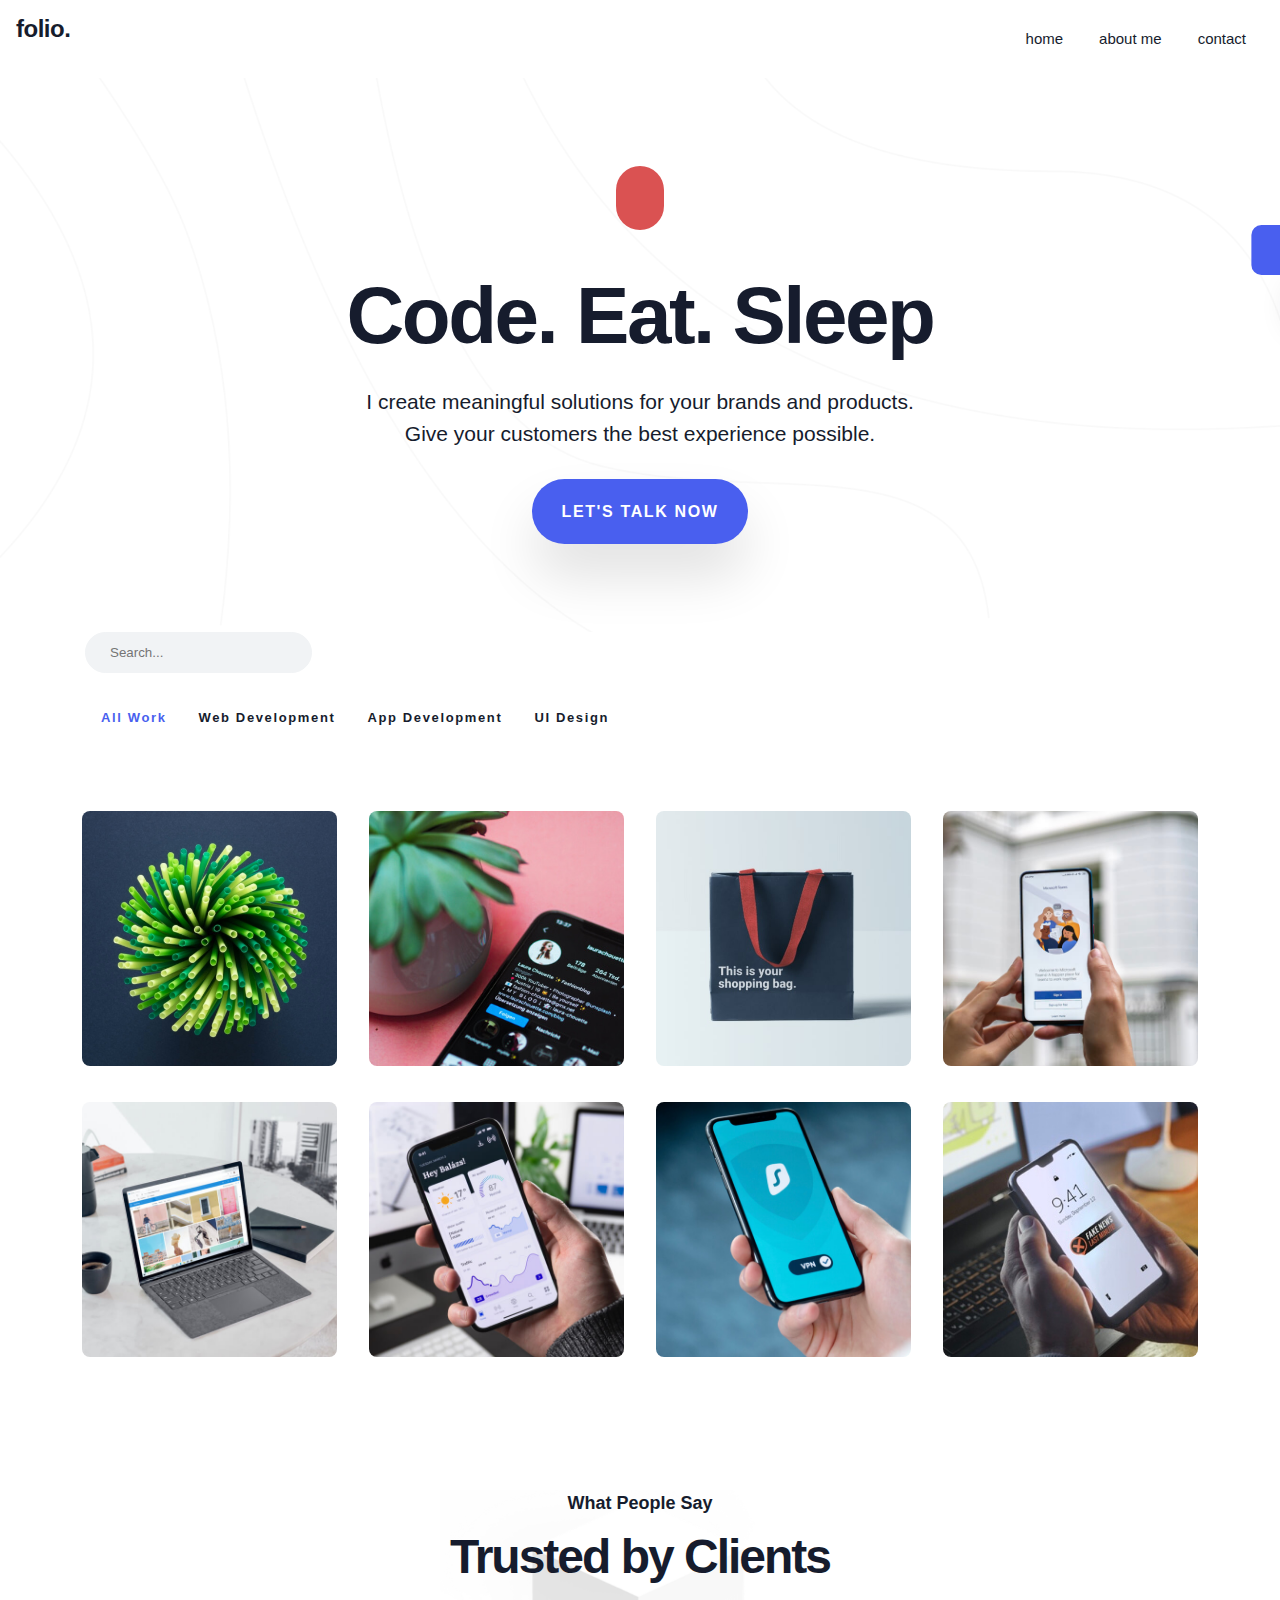
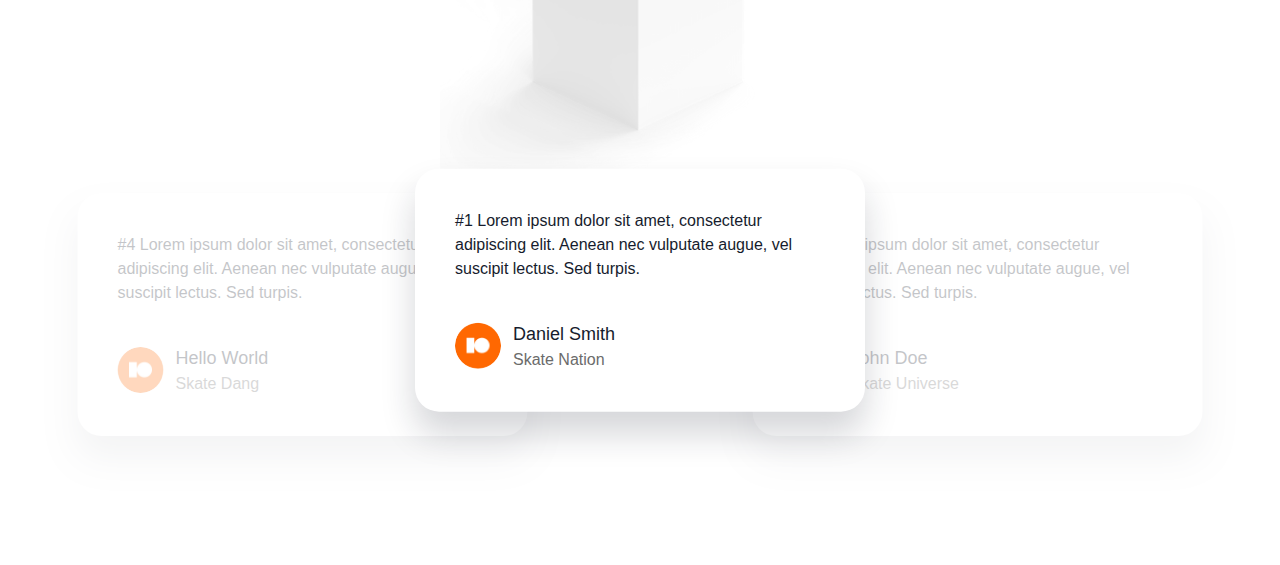
<file: index.html>
<!DOCTYPE html>
<html lang="en">
<head>
    <meta charset="UTF-8">
    <meta name="viewport" content="width=device-width, initial-scale=1.0">
    <link rel="stylesheet" href="https://cdnjs.cloudflare.com/ajax/libs/font-awesome/6.4.2/css/all.min.css" integrity="sha512-z3gLpd7yknf1YoNbCzqRKc4qyor8gaKU1qmn+CShxbuBusANI9QpRohGBreCFkKxLhei6S9CQXFEbbKuqLg0DA==" crossorigin="anonymous" referrerpolicy="no-referrer" />
    <link rel="stylesheet" href="./css/theme.css">
    <link rel="stylesheet" href="./css/base.css">
    <link rel="stylesheet" href="./css/styles.css">
    <link rel="stylesheet" href="./css/pages.css">
    <title>folio</title>
</head>
<body>
   <div class="theme-panel">
    <div class="theme-body">
        <span>Change Theme</span>
        <div class="btn-group">
            <button data-toggle="light" class="switcher-btn active">Light</button>
            <button data-toggle="dark" class="switcher-btn">Dark</button>
        </div>
        <button class="theme-tab">
            <i class="fas fa-chevron-left"></i>
        </button>
    </div>
   </div>
    <main class="site-wrapper">
        <header class="site-header">
            <nav class="navbar">
                <div class="brand-logo">
                    <a href="/"><h2>folio.</h2></a>
                </div>
                <div class="navbar-nav">
                    <ul class="ul-defaults-none main-menu">
                        <li class="nav-item">Home</li>
                        <li class="nav-item" data-open="about">About Me</li>
                        <li class="nav-item" data-open="contact">Contact</li>
                    </ul>
                </div>
            </nav>
        </header>

        <!-- Hero Section -->
        <section class="hero-bg" data-theme="light">
            <div class="container">
                <div class="hero-content">
                    <div class="code-icon">
                        <i class="fas fa-code"></i>
                    </div>
                    <h2 class="header-lg">Code. Eat. Sleep</h2>
                    <div class="sub-header">I create meaningful solutions for your brands and products.
                        <br>
                        Give your customers the best experience possible.
                    </div>
                    <div class="btn btn-primary round-pill"> 
                        <a href="#" data-open="contact">Let's talk now</a>
                    </div>
                </div>
            </div>
        </section>
        <section class="portfolio-section">
            <div class="container search-container">
                <label for="search">
                    <input autocomplete="off" id="search" type="text" class="search-input" placeholder="Search...">
                    <i class="fas fa-search"></i>
                </label>
                <ul class="portfolio-filter-nav ul-defaults-none">
                    <li data-filter="all" class="filter-link active">All Work</li>
                    <li data-filter="web" class="filter-link">Web Development</li>
                    <li data-filter="app" class="filter-link">App Development</li>
                    <li data-filter="ui" class="filter-link">UI Design</li>
                </ul>
            </div>

            <div class="portfolio-grid">
 
                <div class="portfolio-card" data-item="web" data-open="web-1">
                    <div class="card-body">
                        <img src="./week8imageassets/imageAssets/portfolio-1.jpg" alt="portfolio icon">
                        <div class="card-popup-box">
                            <div>Web Development</div>
                            <h3>Food Website</h3>
                        </div>
                    </div>
                </div>

                <div class="portfolio-card" data-item="web" data-open="web-2">
                    <div class="card-body">
                        <img src="./week8imageassets/imageAssets/portfolio-2.jpg" alt="portfolio icon">
                        <div class="card-popup-box">
                            <div>Web Development</div>
                            <h3>Skate Website</h3>
                        </div>
                    </div>
                </div>

                <div class="portfolio-card" data-item="web" data-open="web-3">
                    <div class="card-body">
                        <img src="./week8imageassets/imageAssets/portfolio-3.jpg" alt="portfolio icon">
                        <div class="card-popup-box">
                            <div>Web Development</div>
                            <h3>Eating Website</h3>
                        </div>
                    </div>
                </div>

                <div class="portfolio-card" data-item="ui" data-open="ui-1">
                    <div class="card-body">
                        <img src="./week8imageassets/imageAssets/portfolio-4.jpg" alt="portfolio icon">
                        <div class="card-popup-box">
                            <div>UI Design</div>
                            <h3>Cool Design</h3>
                        </div>
                    </div>
                </div>

                <div class="portfolio-card" data-item="app" data-open="app-1">
                    <div class="card-body">
                        <img src="./week8imageassets/imageAssets/portfolio-5.jpg" alt="portfolio icon">
                        <div class="card-popup-box">
                            <div>App Development</div>
                            <h3>Game App</h3>
                        </div>
                    </div>
                </div>

                <div class="portfolio-card" data-item="app" data-open="app-2">
                    <div class="card-body">
                        <img src="./week8imageassets/imageAssets/portfolio-6.jpg" alt="portfolio icon">
                        <div class="card-popup-box">
                            <div>App Development</div>
                            <h3>Gambling App</h3>
                        </div>
                    </div>
                </div>

                <div class="portfolio-card" data-item="app" data-open="app-3">
                    <div class="card-body">
                        <img src="./week8imageassets/imageAssets/portfolio-7.jpg" alt="portfolio icon">
                        <div class="card-popup-box">
                            <div>App Development</div>
                            <h3>Money App</h3>
                        </div>
                    </div>
                </div>

                <div class="portfolio-card" data-item="ui" data-open="ui-2">
                    <div class="card-body">
                        <img src="./week8imageassets/imageAssets/portfolio-8.jpg" alt="portfolio icon">
                        <div class="card-popup-box">
                            <div>UI Design</div>
                            <h3>Fantastic Design</h3>
                        </div>
                    </div>
                </div>


            </div>

        </section>

        <section class="reviews">
            <div class="review-title">What People Say</div>
            <h2 class="header-md">Trusted by Clients</h2>
            <div class="review-preview">
                <img src="./week8imageassets/imageAssets/cube.png" alt="cube">
            </div>

            <div class="review-carousel">

                <div class="review-item">
                   <div class="review-text">
                    #1 Lorem ipsum dolor sit amet, consectetur adipiscing elit. Aenean nec vulputate augue, vel suscipit lectus. Sed turpis.
                   </div> 
                   <div class="review-author">
                    <div class="avatar">
                        <img src="./week8imageassets/imageAssets/ava-1.jpg" alt="avatar">
                    </div>
                    <div class="details">
                       <div class="name">Daniel Smith</div>
                       <div class="company">Skate Nation</div>
                    </div>
                   </div>
                </div>

                <div class="review-item">
                    <div class="review-text">
                     #2 Lorem ipsum dolor sit amet, consectetur adipiscing elit. Aenean nec vulputate augue, vel suscipit lectus. Sed turpis.
                    </div> 
                    <div class="review-author">
                     <div class="avatar">
                         <img src="./week8imageassets/imageAssets/ava-1.jpg" alt="avatar">
                     </div>
                     <div class="details">
                        <div class="name">John Doe</div>
                        <div class="company">Skate Universe</div>
                     </div>
                    </div>
                 </div>

                 <div class="review-item">
                    <div class="review-text">
                     #3 Lorem ipsum dolor sit amet, consectetur adipiscing elit. Aenean nec vulputate augue, vel suscipit lectus. Sed turpis.
                    </div> 
                    <div class="review-author">
                     <div class="avatar">
                         <img src="./week8imageassets/imageAssets/ava-1.jpg" alt="avatar">
                     </div>
                     <div class="details">
                        <div class="name">Jane doe</div>
                        <div class="company">Skate World Wide</div>
                     </div>
                    </div>
                 </div>

                 <div class="review-item">
                    <div class="review-text">
                     #4 Lorem ipsum dolor sit amet, consectetur adipiscing elit. Aenean nec vulputate augue, vel suscipit lectus. Sed turpis.
                    </div> 
                    <div class="review-author">
                     <div class="avatar">
                         <img src="./week8imageassets/imageAssets/ava-1.jpg" alt="avatar">
                     </div>
                     <div class="details">
                        <div class="name">Hello World</div>
                        <div class="company">Skate Dang</div>
                     </div>
                    </div>
                 </div>

            </div>

            <div class="slide-ctrl-container">
                <button>
                    <i class="fas fa-arrow-left"></i>
                </button>
                <button>
                    <i class="fas fa-arrow-right"></i>
                </button>
            </div>

        </section>

<!-- Modals -->
<!-- About page modal -->
    <div id="about" class="full-site-modal page-block" data-animation="zoomInOut">
        <div class="container-fluid">
            <header class="modal-header">
                <h3>ABOUT PAGE</h3>
                <i class="fas fa-times" data-close></i>
            </header>
            <div class="modal-body">
                <div class="img-wrapper">
                    <img src="./week8imageassets/imageAssets/img4.jpg" alt="head shot">
                </div>
                <div class="about-text">
                    <h2 class="header-md">Daniel Smith</h2>
                    <p>Full Stack Developer based in Texas, USA. Nobody can see how elegant my code is...So I snapshot it, frame it, and hang it on my wall.</p>
                    <p>I write code like i diet - lean. jk. It's more like Taco Bell Beefy 5 layer Burrito...which is still leaner than some other foods.</p>
                    <div class="contact-me-block">
                        <div>Email Me: </div>
                        <a href="mailto:danjsmith3@gmail.com">danjsmith3@gmail.com</a>
                    </div>
                </div>
            </div>
            <div class="marquee">
                <ul class="marquee-content">
                    <li><i class="fab fa-github"></i></li>
                    <li><i class="fab fa-codepen"></i></li>
                    <li><i class="fab fa-dev"></i></li>
                    <li><i class="fab fa-vuejs"></i></li>
                    <li><i class="fab fa-angular"></i></li>
                    <li><i class="fab fa-node"></i></li>
                    <li><i class="fab fa-aws"></i></li>
                    <li><i class="fab fa-docker"></i></li>
                    <li><i class="fab fa-android"></i></li>
                </ul>
                
            </div>
        </div>
    </div>

    <!-- contact page modal -->
    <div id="contact" class="full-site-modal page-block" data-animation="zoomInOut">
       <div class="container-fluid">
        <header class="modal-header">
            <h3>CONTACT PAGE</h3>
            <i class="fas fa-times" data-close></i>
        </header>
        <div class="modal-body">
            <div class="contact-text">
                <h2 class="header-md">Daniel Smith</h2>
                <div>have a product or question? Send me a message.</div>
                <div>I will reply within 48 hours.</div>
            </div>
            <form class="folio-form">
                <input class="form-control" name="name" type="text" placeholder="Name">
                <input class="form-control" name="email" type="email" placeholder="Email">
                <input class="form-control" name="subject" type="text" placeholder="Subject">
                <textarea class="form-control" name="message" cols="30" rows="3" placeholder="Write your message...."></textarea>
                <input type="submit" value="Send" class="btn btn-primary round-pill" >
            </form>
        </div>
       </div>
    </div>

    <!-- Popup Modals -->
    <div id="web-1" class="modal" data-animation="slideInOutTop">
        <div class="modal-dialog" data-animation="slideInOutTop">
            <header class="modal-header">
                <h3>Web Project 1</h3>
                <i class="fas fa-times" data-close></i>
            </header>
            <div class="modal-body">
                <div class="img-wrapper">
                    <img src="./week8imageassets/imageAssets/portfolio-1.jpg" alt="portfolio image">
                </div>
                <div class="text-wrapper">
                    <p><strong>My first awesome website</strong></p>
                    <P>Lorem ipsum dolor sit amet, consectetur adipiscing elit. Aenean nec vulputate augue, vel suscipit lectus. Sed turpis urna, pellentesque ac facilisis ut, suscipit ut massa. Duis.</P>
                    <p>Lorem ipsum dolor sit amet, consectetur adipiscing elit. Aenean nec vulputate augue, vel suscipit lectus. Sed turpis urna, pellentesque ac facilisis ut, suscipit ut massa. Duis.</p>
                </div>
            </div>
        </div>
    </div>
    <div id="web-2" class="modal" data-animation="slideInOutTop">
        <div class="modal-dialog" data-animation="slideInOutTop">
            <header class="modal-header">
                <h3>Web Project 2</h3>
                <i class="fas fa-times" data-close></i>
            </header>
            <div class="modal-body">
                <div class="img-wrapper">
                    <img src="./week8imageassets/imageAssets/portfolio-2.jpg" alt="portfolio image">
                </div>
                <div class="text-wrapper">
                    <p><strong>My first awesome website</strong></p>
                    <P>Lorem Ipsum is simply dummy text of the printing and typesetting industry.</P>
                    <p>Lorem Ipsum is simply dummy text of the printing and typesetting industry.</p>
                </div>
            </div>
        </div>
    </div>
    <div id="web-3" class="modal" data-animation="slideInOutTop">
        <div class="modal-dialog" data-animation="slideInOutTop">
            <header class="modal-header">
                <h3>Web Project 3</h3>
                <i class="fas fa-times" data-close></i>
            </header>
            <div class="modal-body">
                <div class="img-wrapper">
                    <img src="./week8imageassets/imageAssets/portfolio-3.jpg" alt="portfolio image">
                </div>
                <div class="text-wrapper">
                    <p><strong>My first awesome website</strong></p>
                    <P>Lorem Ipsum is simply dummy text of the printing and typesetting industry.</P>
                    <p>Lorem Ipsum is simply dummy text of the printing and typesetting industry.</p>
                </div>
            </div>
        </div>
    </div>
    <div id="app-1" class="modal" data-animation="slideInOutTop">
        <div class="modal-dialog" data-animation="slideInOutTop">
            <header class="modal-header">
                <h3>App Project 1</h3>
                <i class="fas fa-times" data-close></i>
            </header>
            <div class="modal-body">
                <div class="img-wrapper">
                    <img src="./week8imageassets/imageAssets/portfolio-4.jpg" alt="portfolio image">
                </div>
                <div class="text-wrapper">
                    <p><strong>My first awesome website</strong></p>
                    <P>Lorem Ipsum is simply dummy text of the printing and typesetting industry.</P>
                    <p>Lorem Ipsum is simply dummy text of the printing and typesetting industry.</p>
                </div>
            </div>
        </div>
    </div>
    <div id="app-2" class="modal" data-animation="slideInOutTop">
        <div class="modal-dialog" data-animation="slideInOutTop">
            <header class="modal-header">
                <h3>App Project 2</h3>
                <i class="fas fa-times" data-close></i>
            </header>
            <div class="modal-body">
                <div class="img-wrapper">
                    <img src="./week8imageassets/imageAssets/portfolio-5.jpg" alt="portfolio image">
                </div>
                <div class="text-wrapper">
                    <p><strong>My first awesome website</strong></p>
                    <P>Lorem Ipsum is simply dummy text of the printing and typesetting industry.</P>
                    <p>Lorem Ipsum is simply dummy text of the printing and typesetting industry.</p>
                </div>
            </div>
        </div>
    </div>
    <div id="app-3" class="modal" data-animation="slideInOutTop">
        <div class="modal-dialog" data-animation="slideInOutTop">
            <header class="modal-header">
                <h3>App Project 3</h3>
                <i class="fas fa-times" data-close></i>
            </header>
            <div class="modal-body">
                <div class="img-wrapper">
                    <img src="./week8imageassets/imageAssets/portfolio-6.jpg" alt="portfolio image">
                </div>
                <div class="text-wrapper">
                    <p><strong>My first awesome website</strong></p>
                    <P>Lorem Ipsum is simply dummy text of the printing and typesetting industry.</P>
                    <p>Lorem Ipsum is simply dummy text of the printing and typesetting industry.</p>
                </div>
            </div>
        </div>
    </div>
    <div id="ui-1" class="modal" data-animation="slideInOutTop">
        <div class="modal-dialog" data-animation="slideInOutTop">
            <header class="modal-header">
                <h3>UI Project 1</h3>
                <i class="fas fa-times" data-close></i>
            </header>
            <div class="modal-body">
                <div class="img-wrapper">
                    <img src="./week8imageassets/imageAssets/portfolio-7.jpg" alt="portfolio image">
                </div>
                <div class="text-wrapper">
                    <p><strong>My first awesome website</strong></p>
                    <P>Lorem Ipsum is simply dummy text of the printing and typesetting industry.</P>
                    <p>Lorem Ipsum is simply dummy text of the printing and typesetting industry.</p>
                </div>
            </div>
        </div>
    </div>
    <div id="ui-2" class="modal" data-animation="slideInOutTop">
        <div class="modal-dialog" data-animation="slideInOutTop">
            <header class="modal-header">
                <h3>UI Project 2</h3>
                <i class="fas fa-times" data-close></i>
            </header>
            <div class="modal-body">
                <div class="img-wrapper">
                    <img src="./week8imageassets/imageAssets/portfolio-8.jpg" alt="portfolio image">
                </div>
                <div class="text-wrapper">
                    <p><strong>My first awesome website</strong></p>
                    <P>Lorem Ipsum is simply dummy text of the printing and typesetting industry.</P>
                    <p>Lorem Ipsum is simply dummy text of the printing and typesetting industry.</p>
                </div>
            </div>
        </div>
    </div>
</main>



    <script src="js/main.js"></script>
    <script src="js/carousel.js"></script>
</body>
</html>
</file>
<file: css/theme.css>
:root {
    --bg: #fff;
    --bg-panel: #fff;
    --color-headings: #161c2d;
    --color-text-opacity: rgba(22, 24, 45, 0.7);
    --color-text: #161c2d;
    --color-text-base: #161c2d;
    --border: #383f53;

}

[data-theme="light"].hero-bg {
    background-image: url("../week8imageassets/imageAssets/hero-pattern.webp");
    background-position: center;
    background-repeat: no-repeat;
    background-size: cover;
}

[data-theme="dark"]  {
    --bg: #171a23;
    --bg-panel: #f1f1f1;
    --color-headings: #fff;
    --color-text-opacity: rgba(255, 255, 255, 0.7);
    --color-text: #fff;
    --color-text-base: #161c2d;
    --border: #ced4da;
}
</file>
<file: css/base.css>
:root {
    --marquee-width: 80vw;
    --marquee-height: 15vh;
    --marquee-heaght: 15vh;
    --marquee-elms-displayed: 5;
    --marquee-elm-width: calc( var(--marquee-width) / var(--marquee-elms-displayed));
    --marquee-duration-animation: calc( var(--marquee-elms) * 3s);
}


section,
footer,
header,
main,
nav {
    display: block
}

*, *::before, *::after {
    box-sizing: border-box;
}

body {
    margin: 0;
    font-family: "Inter", sans-serif;
    font-size: 1rem;
    font-weight: 400;
    line-height: 1.5;
    color: var(--color-text);
    background-color: var(--bg);
    text-align: left;
}

a {
    color: #495fef;
    text-decoration: none;
    background-color: transparent;
}

h1,
h2,
h3,
h4 {
    color: var(--color-headings);
    margin-top: 0.25rem;
    margin-bottom: 0.5rem;
}

p {margin-top: 0;}
button { outline: none;}

.container,
.container-fluid {
    width: 100%;
    padding-left: 15px;
    padding-right: 15px;
    margin-left: auto;
    margin-right: auto;
}

.container { max-width: 1140px; }

.ul-defaults-none {
    list-style: none;
    margin: 0;
    padding: 0;
}

.btn {
    font-weight: 700;
    min-width: 175px;
    display: inline-flex;
    align-items: center;
    justify-content: center;
    text-transform: uppercase;
    letter-spacing: 1.63px;
    transition: 0.4s;
    height: 65px;
    padding-left: 30px;
    padding-right: 30px;
    box-shadow: 0 32px 54px rgba(3, 3, 3, 0.12);
}

.btn:not(:disabled):not(.disabled),
button:not(:disabled):not(.disabled) {
    cursor: pointer;
}

.btn-primary,
.btn-primary a {
    color: #fff;
    background-color: #495fef;
    border-color: #495fef;
}

.round-pill {
    border-radius: 50rem;
}

.header-lg {
    font-size: 5rem;
    letter-spacing: -2.5px;
    line-height: 1.05;
}

.header-md {
    font-size: 3rem;
    letter-spacing: -2px;
}
.sub-header {
    font-size: 1.3125rem;
    line-height: 1.5;
    padding-top: 1.25rem;
    padding-bottom: 1.875rem;
}
</file>
<file: css/styles.css>
.theme-panel {
    position: fixed;
    right: 0;
    top: 25%;
    z-index: 1001;
    transition: 0.4s;
    transform: translateX(100%);
}

.theme-body {
    background-color: #495fef;
    border: transparent;
    max-width: 185px;
    padding: 15px 13px;
    text-align: center;
    border-bottom-left-radius: 25px;
    position: relative;
}

.theme-body > span {
    color: white;
    font-size: 13px;
    font-weight: 700;
    letter-spacing: -0.9px;
    line-height: 26px;
    padding-bottom: 8px;
    display: inline-flex;
}

.theme-body .btn-group {
    box-shadow: 0 12px 34px rgba(22, 28, 45, 0.2);
    border-radius: 33px;
    background-color: white;
    overflow: hidden;
    display: flex;
    max-width: 153px;
}

.theme-body .btn-group > .switcher-btn {
    background: transparent;
    border: none;
    width: 50%;
    font-size: 11px;
    font-weight: 700;
    height: 42px;
    padding-left: 15px;
    padding-right: 15px;
    letter-spacing: 1.4px;
    text-transform: uppercase;
}

.theme-body .btn-group > .switcher-btn.active {
    background-color: #ced4e7;
}

.theme-panel.open {
    transform: translateX(0);
}

.theme-body .theme-tab {
    position: absolute;
    top: 0;
    transform: translateX(-100%);
    display: flex;
    align-items: center;
    justify-content: center;
    width: 30px;
    height: 50px;
    border: none;
    background: #495fef;
    color: white;
    border-bottom-left-radius: 10px;
    border-top-left-radius: 10px;
    left: 1px;
}

.theme-tab i {
    font-size: 1rem;
    transition: 0.4s;
    pointer-events: none;
}

.theme-panel.open .theme-tab i {
    transform: scaleX(-1);
}


.navbar {
    display: flex;
    flex-flow: row nowrap;
    padding: 0.5rem 1rem;
    width: 100%;
}

.navbar .navbar-nav { 
    margin-left: auto;
}

.brand-logo a h2 {
    font-size: 1.5rem;
    letter-spacing: -0.5px;
    line-height: 1.42;
}

.hero-content {
    text-align: center;
    padding: 5.5rem 0;
}

.code-icon {
    background-color: #da5252;
    color: var(--color-text);
    padding: 1.25rem 1.5rem;
    border-radius: 50rem;
    display: inline-block;
    margin-bottom: 2.5rem;
    text-align: center;
}

.code-icon .fa-code {
    font-size: 2rem;
    display: inline-block;
    line-height: 1.5;
}

.search-container label {
    align-items: center;
    position: relative;
    display: inline-flex;
}

.search-input {
    padding: 0.75rem 1.5rem;
    background-color: #f1f3f5;
    border: 1px solid #f1f3f5;
    border-radius: 50rem;
}

.search-input:focus {
    border-color: #4dabf7;
    outline: none;
    box-shadow: inset 0 1px 1px rgba(0, 0, 0, 0.0125), 0 0 8 rgba(34, 139, 230, 0.5);
}

.search-container .fa-search {
    position: absolute;
    right: 10px;
}

.portfolio-grid {
    max-width: 1400px;
    width: 100%;
    margin: 0 auto;
}

.portfolio-filter-nav {
    display: flex;
    flex-wrap: wrap;
    padding: 2rem 0;
}

.portfolio-filter-nav .filter-link {
    padding: 0 1rem;
    font-size: 0.8125rem;
    line-height: 1.6rem;
    letter-spacing: 1.63px;
    font-weight: 700;
}

.portfolio-filter-nav .filter-link:hover {
    cursor: pointer;
}

.portfolio-filter-nav .filter-link.active {
    color: #495fef;
}

.portfolio-grid {
    display: flex;
    flex-wrap: wrap;
    padding: 3rem 1rem;
    justify-content: center;
}

.portfolio-card {
    position: relative;
    margin: 0 1rem 1.85rem;
    max-width: 255px;
}

.card-body { width: 255px;}

.card-body img {
    width: 100%;
    height: 255px;
    object-fit: cover;
    border-radius: 8px;
}

.card-popup-box {
    position: absolute;
    bottom: 0;
    left: 20px;
    right: 20px;
    transition: 0.4s;
    z-index: 1;
    padding: 1.25rem 1.875rem;
    opacity: 0;
}

.card-popup-box:before {
    position: absolute;
    content: "";
    background: var(--bg);
    top: 0;
    left: 0;
    right: 0;
    bottom: 0;
    z-index: -1;
    opacity: 0.9;
    border-radius: 8px;
}

.portfolio-card:hover .card-popup-box {
    bottom: 20px;
    opacity: 1;
    cursor: pointer;
}

.card-popup-box div {
    color: var(--color-text-opacity);
    font-size: 0.8125rem;
    line-height: 1.63;
    letter-spacing: 1.63px;
    padding-bottom: 0.5rem;
    font-weight: 700;
    text-transform: uppercase;
    pointer-events: none;
}

.card-popup-box h3 {
    pointer-events: none;
    color: var(--color-headings);
    font-size: 1.3125rem;
    letter-spacing: -0.5px;
    font-weight: 700;
    margin-bottom: 0;
}

.reviews {
    text-align: center;
    position: relative;
    margin: 3rem 0;
    overflow: hidden;
}

.reviews .review-title {
    font-size: 18px;
    font-weight: 600;
}

.review-preview {
    max-width: 400px;
    margin: 0 auto;
    position: absolute;
    left: 0;
    right: 0;
    top: -3rem;
    z-index: -1;
    opacity: 0.5;
}

.review-preview img {
    width: 100%;
}

.review-carousel {
    display: flex;
    justify-content: center;
    height: 250px;
    margin: 200px 0 50px;
    pointer-events: none;
}

.review-carousel .review-item {
    background: var(--bg-panel);
    color: var(--color-text-base);
    max-width: 450px;
    width: 100%;
    padding: 2.5rem;
    border-radius: 24px;
    box-shadow: 0 22px 34px rgba(22, 28, 45, 0.18);
    transition: all 0.3s ease-in-out;
    position: absolute;
    z-index: -1;
    opacity: 0;
}

.review-item.active {
    transform: translate(0, -10%);
    z-index: 10;
    opacity: 1;
}

.review-item.prev,
.review-item.next {
    opacity: 0.25;
}

.review-item.prev {transform: translateX(-75%);}
.review-item.next {transform: translateX(75%);}

.review-item .review-text {
    padding-bottom: 2.5rem;
    text-align: left;
}

.review-author {
    display: flex;
    text-align: left;
    align-items: center;
}

.review-author .avatar {
    width: 46px;
    height: 46px;
    margin-right: 12px;
}
.avatar img {
    width: 100%;
    border-radius: 50%;
}

.details .name {
    font-size: 18px;
    line-height: 1.5;
}

.details .company {
    color: #6b6b6b;
}


.slide-ctrl-container{
    margin-top: 50px;
}

.slide-ctrl-container button {
    background: none;
    border: none;
    outline: none;
    color: var(--color-text);
    font-size: 32px;
    transition: all 0.3s ease-in-out;
    opacity: 0.75;
}

.slide-ctrl-container button:hover {
    opacity: 1;
}

.slide-ctrl-container button:nth-child(1) {padding-right: 10px;}
.slide-ctrl-container button:nth-child(2) {padding-left: 10px;}


.main-menu {display: flex;}

.main-menu .nav-item {
    padding: 18px;
    font-size: 15px;
    line-height: 26px;
    cursor: pointer;
    text-transform: lowercase;
}

.modal {
    display: flex;
    justify-content: center;
    align-items: center;
    background: rgba(0, 0, 0, 0.8);
    cursor: pointer;
}

.modal,
.full-site-modal {
    position: fixed;
    top: 0;
    bottom: 0;
    left: 0;
    right: 0;
    padding: 1rem;
    transition: all 0.35s ease-in;
    visibility: hidden;
    opacity: 0;
    z-index: 1000;
}

.modal-dialog {
    max-width: 800px;
    max-height: 80vh;
    background: var(--bg-panel);
    color: var(--color-text-base);
    overflow: hidden;
    padding: 1.25rem 1.85rem;
    border-radius: 5px;
    cursor: default;
}

.modal-header {
    display: flex;
    padding-bottom: 1rem;
    justify-content: space-between;
}

.modal-header .fa-times {
    font-size: 1.5rem;
    transition: all 0.5s ease-in;
}

.modal-dialog .modal-header h3 {
    color: var(--color-text-base);
}

.modal-header .fa-times:hover {
    transform: scale(1.3);
    cursor: pointer;
}

.full-site-modal.is-visible,
.modal.is-visible {
    visibility: visible;
    opacity: 1;
}

.modal-body {
    display: flex;
    align-items: center;
}

.modal-body .img-wrapper {
    max-width: 200px;
    margin-right: 0.75rem;
}

.modal-body .img-wrapper img {
    width: 100%;
    border-radius: 8px;
    object-fit: cover;
    height: 200px;
}

[data-animation="zoomInOut"].full-site-modal {
    transform: scale(0.2);
}

[data-animation='slideInOutTop'].modal-dialog {
    opacity: 0;
    transform: translateY(-100%);
    transition: all 0.5s;
}

[data-animation='slideInOutTop'].is-visible .modal-dialog {
    opacity: 1;
    transform: translateY(0);
    transition-delay: 0.2s;
}


[data-animation="zoomInOut"].full-site-modal.is-visible,
[data-animation='slideInOutTop'].is-visible .modal-dialog {
    transform: none;
}
</file>
<file: css/pages.css>
.page-block {
    background: var(--bg);
}

#about .modal-body,
#contact .modal-body  {
    padding: 2rem;
    flex-wrap: wrap;
}

#about .img-wrapper {
    flex: 1;
    text-align: center;
    max-width: initial;
    margin-right: 0;
}

#about .img-wrapper img {
    max-width: 200px;
    border-radius: 50%;
}

.about-text { 
    flex: 1;
}

.about-text p,
.about-text .contact-me-block {
    font-size: 1.5rem;
}

#contact .modal-body {
    display: block;
}

.contact-text {
    padding-bottom: 3.5rem;
}

.folio-form .form-control {
    display: block;
    border-top: 0;
    border-left: 0;
    border-right: 0;
    max-width: 500px;
    width: 100%;
    color: var(--color-text);
    padding: 0 0 5px 0;
    line-height: 26px;
    margin-bottom: 40px;
    border-bottom: 1px solid var(--border);
    outline: none;
    background: transparent;
}

.marquee {
    width: var(--marquee-width);
    height: var(--marquee-height);
    overflow: hidden;
    margin: 2rem auto;
    position: relative;
}

.marquee-content {
    list-style: none;
    display: flex;
    height: 100%;
}


.marquee-content li {
    width: var(--marquee-elm-width);
    display: flex;
    justify-content: center;
    align-items: center;
    max-height: 100%;
    white-space: nowrap;
    flex-shrink: 0;
    font-size: calc(var(--marquee-height) * 3 / 4);
    animation: scrolling var(--marquee-duration-animation) linear infinite; 
}

.marquee::before,
.marquee::after {
    position: absolute;
    height: 100%;
    top: 0;
    content: '';
    z-index: 1;
    width: 10rem;

}

.marquee::before {
    left: 0;
    background: linear-gradient(to right, var(--bg) 0%, transparent 100%);
}

.marquee::after {
    right: 0;
    background: linear-gradient(to left, var(--bg) 0%, transparent 100%);
}

@keyframes scrolling {
    0% { transform: translateX(0); }
    100% {transform: translateX(calc(-1 * var(--marquee-elm-width) * var(--marquee-elms)));}
}


@media (max-width: 991px) {
    #about .img-wrapper,
    #about .about-text {
        flex: initial;
        margin: 0 auto;
    }

      

    .page-block {text-align: center;}
}

@media (max-width: 768px) {
    :root {
        --marquee-width: 100%;
        --marquee-elms-displayed: 3;
    }
    .marquee::before,
    .marquee::after {
        width: 5rem;
    }
}

@media (max-width: 768px) {
    :root {
        --marquee-elms-displayed: 3;
    }
}
</file>
